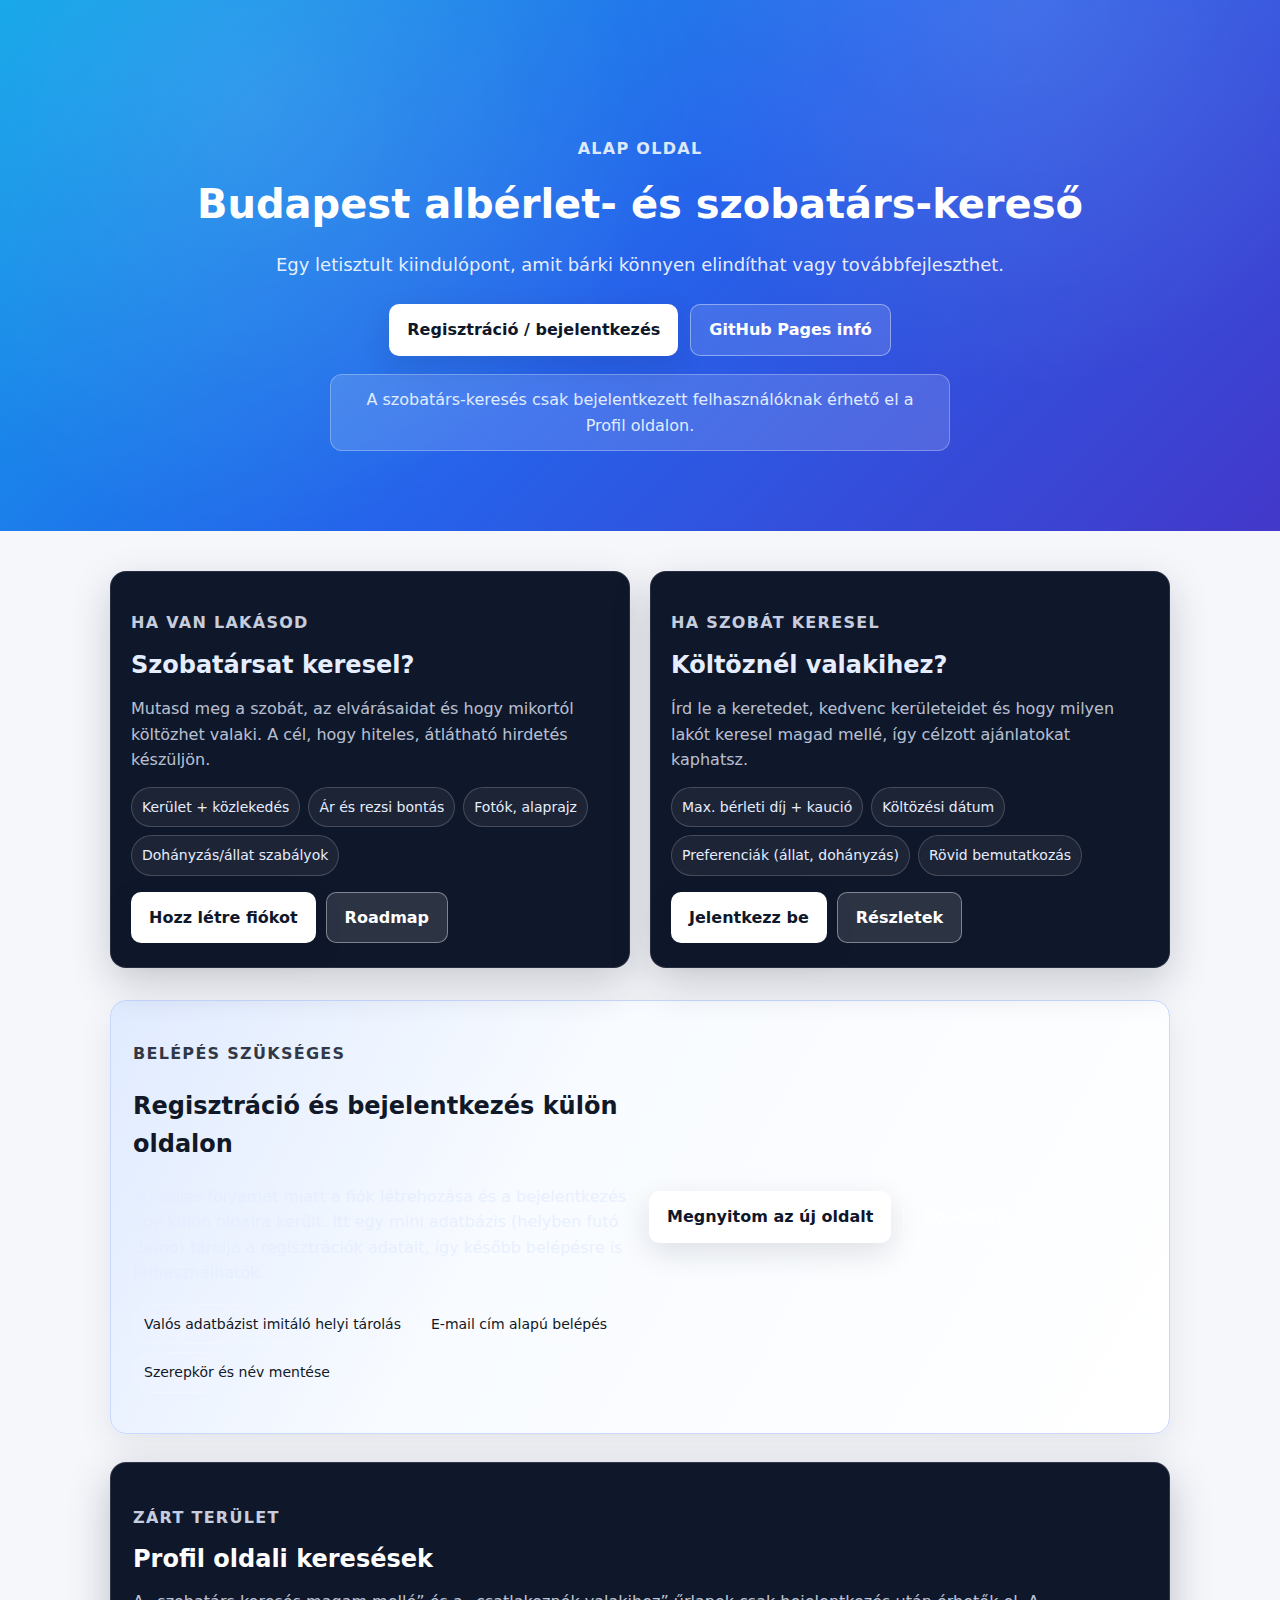
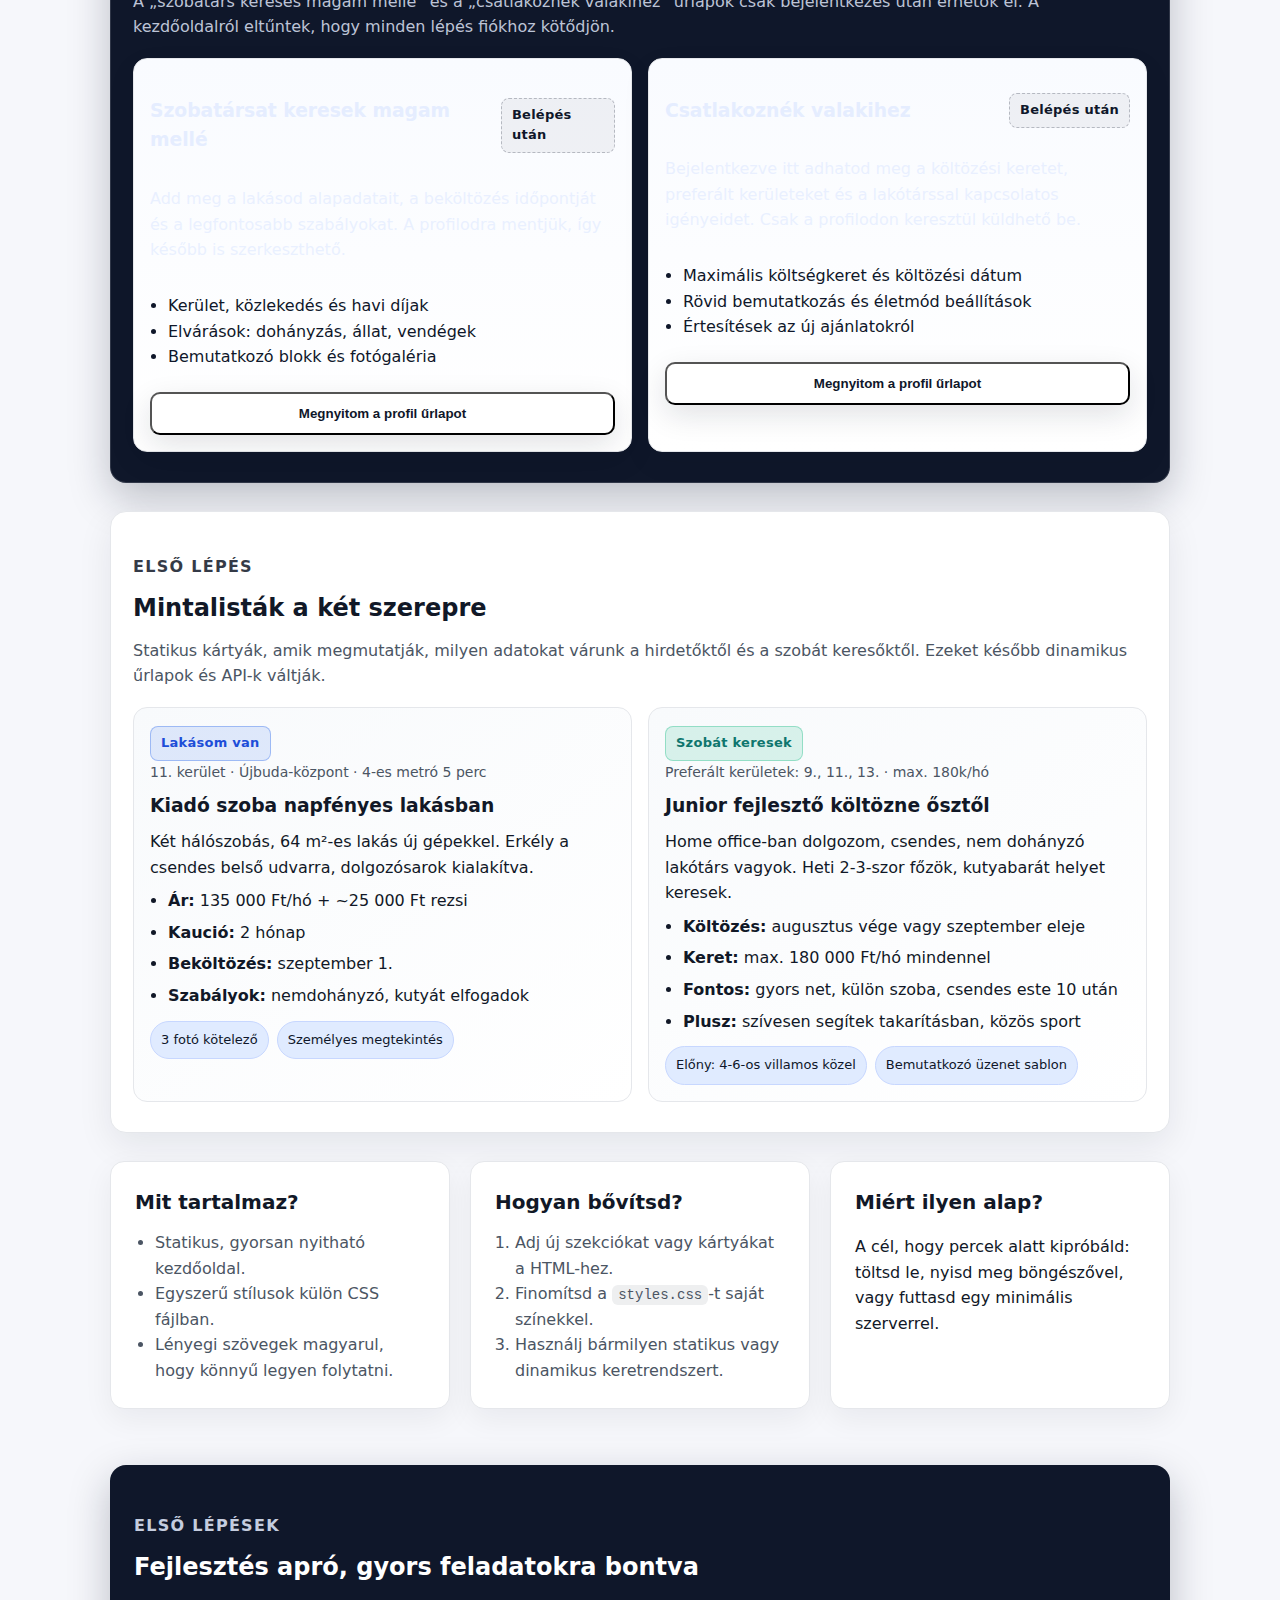
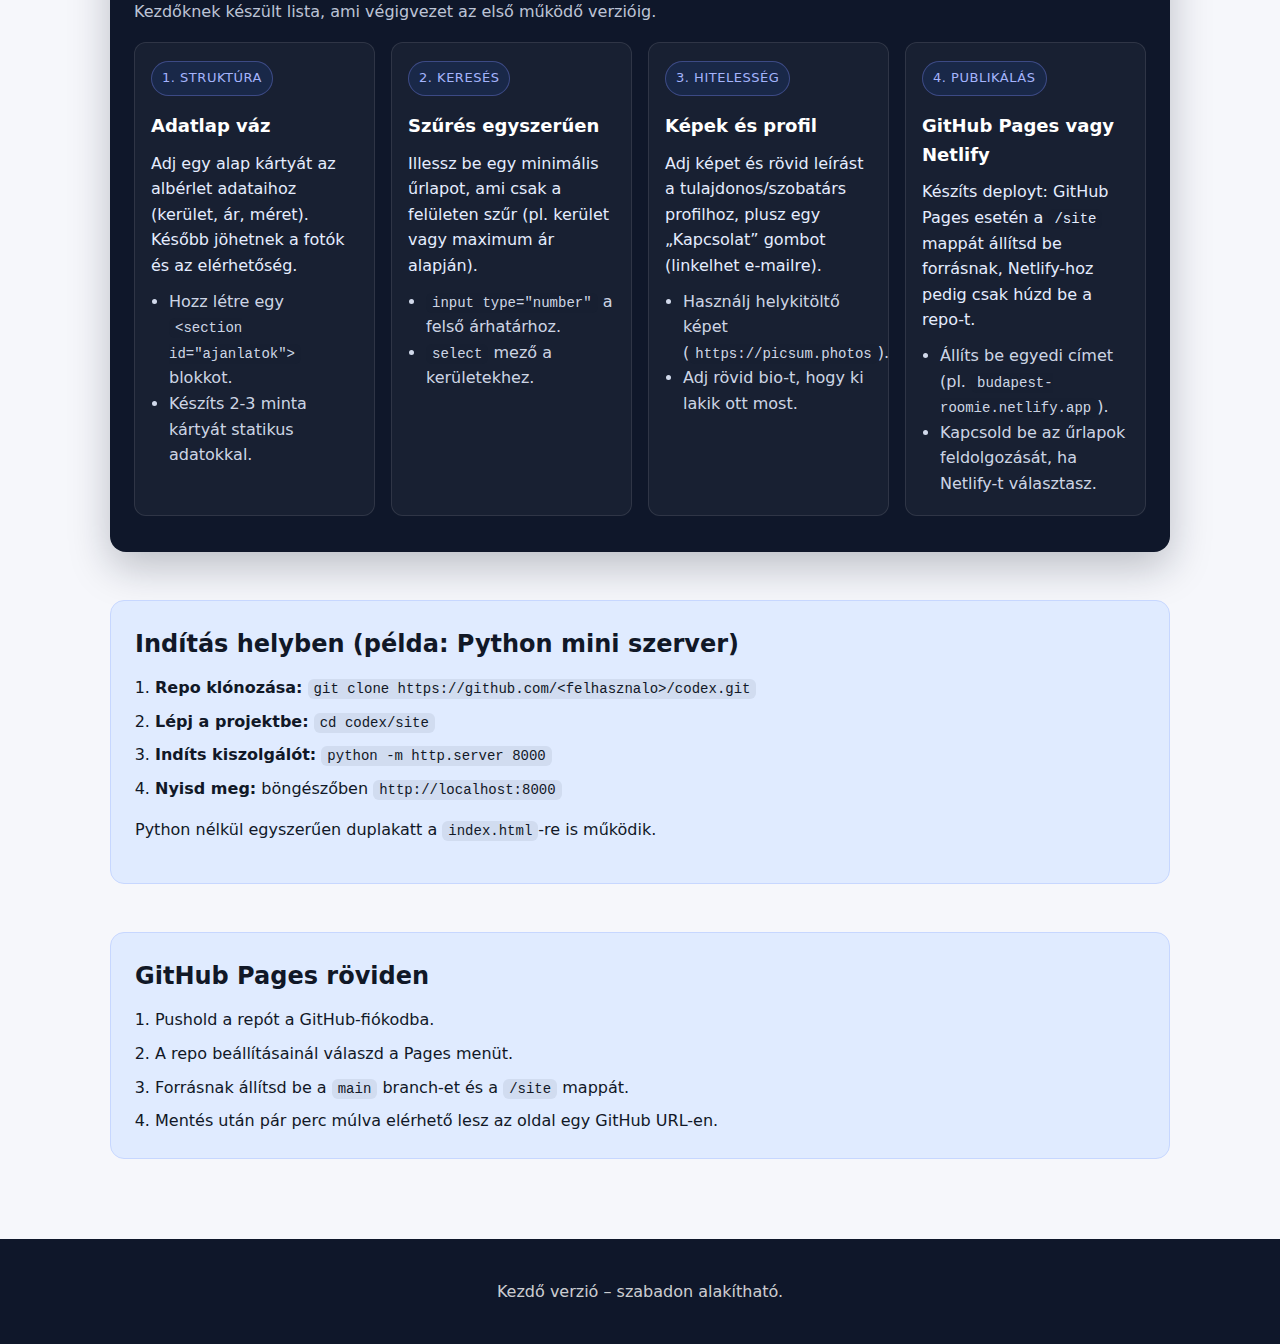
<file: docs/index.html>
<!doctype html>
<html lang="hu">
<head>
  <meta charset="UTF-8">
  <meta name="viewport" content="width=device-width, initial-scale=1.0">
  <title>Budapest albérlet- és szobatárs-kereső | Alap verzió</title>
  <link rel="stylesheet" href="styles.css">
</head>
<body>
  <header class="hero">
    <div class="hero__overlay"></div>
    <div class="hero__content">
      <p class="eyebrow">Alap oldal</p>
      <h1>Budapest albérlet- és szobatárs-kereső</h1>
      <p class="lead">Egy letisztult kiindulópont, amit bárki könnyen elindíthat vagy továbbfejleszthet.</p>
      <div class="cta">
        <a class="button" href="auth.html">Regisztráció / bejelentkezés</a>
        <a class="button button--ghost" href="https://github.com/" target="_blank" rel="noreferrer">GitHub Pages infó</a>
      </div>
      <p class="hero__note">A szobatárs-keresés csak bejelentkezett felhasználóknak érhető el a Profil oldalon.</p>
    </div>
  </header>

  <main class="container">
    <section class="personas" id="szerepek">
      <article class="persona-card">
        <p class="eyebrow">Ha van lakásod</p>
        <h2>Szobatársat keresel?</h2>
        <p class="muted">Mutasd meg a szobát, az elvárásaidat és hogy mikortól költözhet valaki. A cél, hogy hiteles, átlátható hirdetés készüljön.</p>
        <ul class="pill-list">
          <li>Kerület + közlekedés</li>
          <li>Ár és rezsi bontás</li>
          <li>Fotók, alaprajz</li>
          <li>Dohányzás/állat szabályok</li>
        </ul>
        <div class="persona-actions">
          <a class="button" href="auth.html">Hozz létre fiókot</a>
          <a class="button button--ghost" href="docs/roadmap.md">Roadmap</a>
        </div>
      </article>

      <article class="persona-card">
        <p class="eyebrow">Ha szobát keresel</p>
        <h2>Költöznél valakihez?</h2>
        <p class="muted">Írd le a keretedet, kedvenc kerületeidet és hogy milyen lakót keresel magad mellé, így célzott ajánlatokat kaphatsz.</p>
        <ul class="pill-list">
          <li>Max. bérleti díj + kaució</li>
          <li>Költözési dátum</li>
          <li>Preferenciák (állat, dohányzás)</li>
          <li>Rövid bemutatkozás</li>
        </ul>
        <div class="persona-actions">
          <a class="button" href="auth.html">Jelentkezz be</a>
          <a class="button button--ghost" href="docs/budapest-roommate-finder.md">Részletek</a>
        </div>
      </article>
    </section>

    <section id="fiok" class="auth-callout">
      <div class="auth-callout__inner">
        <div>
          <p class="eyebrow">Belépés szükséges</p>
          <h2>Regisztráció és bejelentkezés külön oldalon</h2>
          <p class="muted">A hiteles folyamat miatt a fiók létrehozása és a bejelentkezés egy külön oldalra került. Itt egy mini adatbázis (helyben futó demo) tárolja a regisztrációk adatait, így később belépésre is felhasználhatók.</p>
          <ul class="pill-list">
            <li>Valós adatbázist imitáló helyi tárolás</li>
            <li>E-mail cím alapú belépés</li>
            <li>Szerepkör és név mentése</li>
          </ul>
        </div>
        <div class="auth-callout__actions">
          <a class="button" href="auth.html">Megnyitom az új oldalt</a>
          <a class="button button--ghost" href="roadmap.md">Roadmap</a>
        </div>
      </div>
    </section>

    <section id="profil" class="profile">
      <div class="profile__header">
        <p class="eyebrow">Zárt terület</p>
        <h2>Profil oldali keresések</h2>
        <p class="muted">A „szobatárs keresés magam mellé” és a „csatlakoznék valakihez” űrlapok csak bejelentkezés után érhetők el. A kezdőoldalról eltűntek, hogy minden lépés fiókhoz kötődjön.</p>
      </div>
      <div class="profile__grid">
        <article class="panel panel--soft">
          <div class="panel__header">
            <h3>Szobatársat keresek magam mellé</h3>
            <span class="badge badge--locked">Belépés után</span>
          </div>
          <p class="muted">Add meg a lakásod alapadatait, a beköltözés időpontját és a legfontosabb szabályokat. A profilodra mentjük, így később is szerkeszthető.</p>
          <ul class="profile__list">
            <li>Kerület, közlekedés és havi díjak</li>
            <li>Elvárások: dohányzás, állat, vendégek</li>
            <li>Bemutatkozó blokk és fotógaléria</li>
          </ul>
          <button class="button" type="button">Megnyitom a profil űrlapot</button>
        </article>

        <article class="panel panel--soft">
          <div class="panel__header">
            <h3>Csatlakoznék valakihez</h3>
            <span class="badge badge--locked">Belépés után</span>
          </div>
          <p class="muted">Bejelentkezve itt adhatod meg a költözési keretet, preferált kerületeket és a lakótárssal kapcsolatos igényeidet. Csak a profilodon keresztül küldhető be.</p>
          <ul class="profile__list">
            <li>Maximális költségkeret és költözési dátum</li>
            <li>Rövid bemutatkozás és életmód beállítások</li>
            <li>Értesítések az új ajánlatokról</li>
          </ul>
          <button class="button" type="button">Megnyitom a profil űrlapot</button>
        </article>
      </div>
    </section>

    <section id="ajanlatok" class="listings" aria-labelledby="ajanlatok-title">
      <div class="listings__header">
        <p class="eyebrow">Első lépés</p>
        <h2 id="ajanlatok-title">Mintalisták a két szerepre</h2>
        <p class="muted">Statikus kártyák, amik megmutatják, milyen adatokat várunk a hirdetőktől és a szobát keresőktől. Ezeket később dinamikus űrlapok és API-k váltják.</p>
      </div>

      <div class="listings__grid">
        <article class="listing-card">
          <div class="listing-card__top">
            <span class="badge badge--owner">Lakásom van</span>
            <p class="meta">11. kerület · Újbuda-központ · 4-es metró 5 perc</p>
            <h3>Kiadó szoba napfényes lakásban</h3>
            <p>Két hálószobás, 64 m²-es lakás új gépekkel. Erkély a csendes belső udvarra, dolgozósarok kialakítva.</p>
          </div>
          <ul class="listing-card__details">
            <li><strong>Ár:</strong> 135 000 Ft/hó + ~25 000 Ft rezsi</li>
            <li><strong>Kaució:</strong> 2 hónap</li>
            <li><strong>Beköltözés:</strong> szeptember 1.</li>
            <li><strong>Szabályok:</strong> nemdohányzó, kutyát elfogadok</li>
          </ul>
          <div class="listing-card__footer">
            <span class="pill">3 fotó kötelező</span>
            <span class="pill">Személyes megtekintés</span>
          </div>
        </article>

        <article class="listing-card">
          <div class="listing-card__top">
            <span class="badge badge--seeker">Szobát keresek</span>
            <p class="meta">Preferált kerületek: 9., 11., 13. · max. 180k/hó</p>
            <h3>Junior fejlesztő költözne ősztől</h3>
            <p>Home office-ban dolgozom, csendes, nem dohányzó lakótárs vagyok. Heti 2-3-szor főzök, kutyabarát helyet keresek.</p>
          </div>
          <ul class="listing-card__details">
            <li><strong>Költözés:</strong> augusztus vége vagy szeptember eleje</li>
            <li><strong>Keret:</strong> max. 180 000 Ft/hó mindennel</li>
            <li><strong>Fontos:</strong> gyors net, külön szoba, csendes este 10 után</li>
            <li><strong>Plusz:</strong> szívesen segítek takarításban, közös sport</li>
          </ul>
          <div class="listing-card__footer">
            <span class="pill">Előny: 4-6-os villamos közel</span>
            <span class="pill">Bemutatkozó üzenet sablon</span>
          </div>
        </article>
      </div>
    </section>

    <section class="card-grid">
      <article class="card">
        <h2>Mit tartalmaz?</h2>
        <ul>
          <li>Statikus, gyorsan nyitható kezdőoldal.</li>
          <li>Egyszerű stílusok külön CSS fájlban.</li>
          <li>Lényegi szövegek magyarul, hogy könnyű legyen folytatni.</li>
        </ul>
      </article>
      <article class="card">
        <h2>Hogyan bővítsd?</h2>
        <ol>
          <li>Adj új szekciókat vagy kártyákat a HTML-hez.</li>
          <li>Finomítsd a <code>styles.css</code>-t saját színekkel.</li>
          <li>Használj bármilyen statikus vagy dinamikus keretrendszert.</li>
        </ol>
      </article>
      <article class="card">
        <h2>Miért ilyen alap?</h2>
        <p>A cél, hogy percek alatt kipróbáld: töltsd le, nyisd meg böngészővel, vagy futtasd egy minimális szerverrel.</p>
      </article>
    </section>

    <section class="tasks" aria-labelledby="tasks-title">
      <div class="tasks__header">
        <p class="eyebrow">Első lépések</p>
        <h2 id="tasks-title">Fejlesztés apró, gyors feladatokra bontva</h2>
        <p class="muted">Kezdőknek készült lista, ami végigvezet az első működő verzióig.</p>
      </div>
      <div class="tasks__grid">
        <article class="task">
          <p class="task__label">1. struktúra</p>
          <h3>Adatlap váz</h3>
          <p>Adj egy alap kártyát az albérlet adataihoz (kerület, ár, méret). Később jöhetnek a fotók és az elérhetőség.</p>
          <ul>
            <li>Hozz létre egy <code>&lt;section id="ajanlatok"&gt;</code> blokkot.</li>
            <li>Készíts 2-3 minta kártyát statikus adatokkal.</li>
          </ul>
        </article>
        <article class="task">
          <p class="task__label">2. keresés</p>
          <h3>Szűrés egyszerűen</h3>
          <p>Illessz be egy minimális űrlapot, ami csak a felületen szűr (pl. kerület vagy maximum ár alapján).</p>
          <ul>
            <li><code>input type="number"</code> a felső árhatárhoz.</li>
            <li><code>select</code> mező a kerületekhez.</li>
          </ul>
        </article>
        <article class="task">
          <p class="task__label">3. hitelesség</p>
          <h3>Képek és profil</h3>
          <p>Adj képet és rövid leírást a tulajdonos/szobatárs profilhoz, plusz egy „Kapcsolat” gombot (linkelhet e-mailre).</p>
          <ul>
            <li>Használj helykitöltő képet (<code>https://picsum.photos</code>).</li>
            <li>Adj rövid bio-t, hogy ki lakik ott most.</li>
          </ul>
        </article>
        <article class="task">
          <p class="task__label">4. publikálás</p>
          <h3>GitHub Pages vagy Netlify</h3>
          <p>Készíts deployt: GitHub Pages esetén a <code>/site</code> mappát állítsd be forrásnak, Netlify-hoz pedig csak húzd be a repo-t.</p>
          <ul>
            <li>Állíts be egyedi címet (pl. <code>budapest-roomie.netlify.app</code>).</li>
            <li>Kapcsold be az űrlapok feldolgozását, ha Netlify-t választasz.</li>
          </ul>
        </article>
      </div>
    </section>

    <section id="inditas" class="steps">
      <h2>Indítás helyben (példa: Python mini szerver)</h2>
      <ol>
        <li><strong>Repo klónozása:</strong> <code>git clone https://github.com/&lt;felhasznalo&gt;/codex.git</code></li>
        <li><strong>Lépj a projektbe:</strong> <code>cd codex/site</code></li>
        <li><strong>Indíts kiszolgálót:</strong> <code>python -m http.server 8000</code></li>
        <li><strong>Nyisd meg:</strong> böngészőben <code>http://localhost:8000</code></li>
      </ol>
      <p>Python nélkül egyszerűen duplakatt a <code>index.html</code>-re is működik.</p>
    </section>

    <section class="steps">
      <h2>GitHub Pages röviden</h2>
      <ol>
        <li>Pushold a repót a GitHub-fiókodba.</li>
        <li>A repo beállításainál válaszd a Pages menüt.</li>
        <li>Forrásnak állítsd be a <code>main</code> branch-et és a <code>/site</code> mappát.</li>
        <li>Mentés után pár perc múlva elérhető lesz az oldal egy GitHub URL-en.</li>
      </ol>
    </section>
  </main>

  <footer class="footer">
    <p>Kezdő verzió – szabadon alakítható.</p>
  </footer>
</body>
</html>
</file>
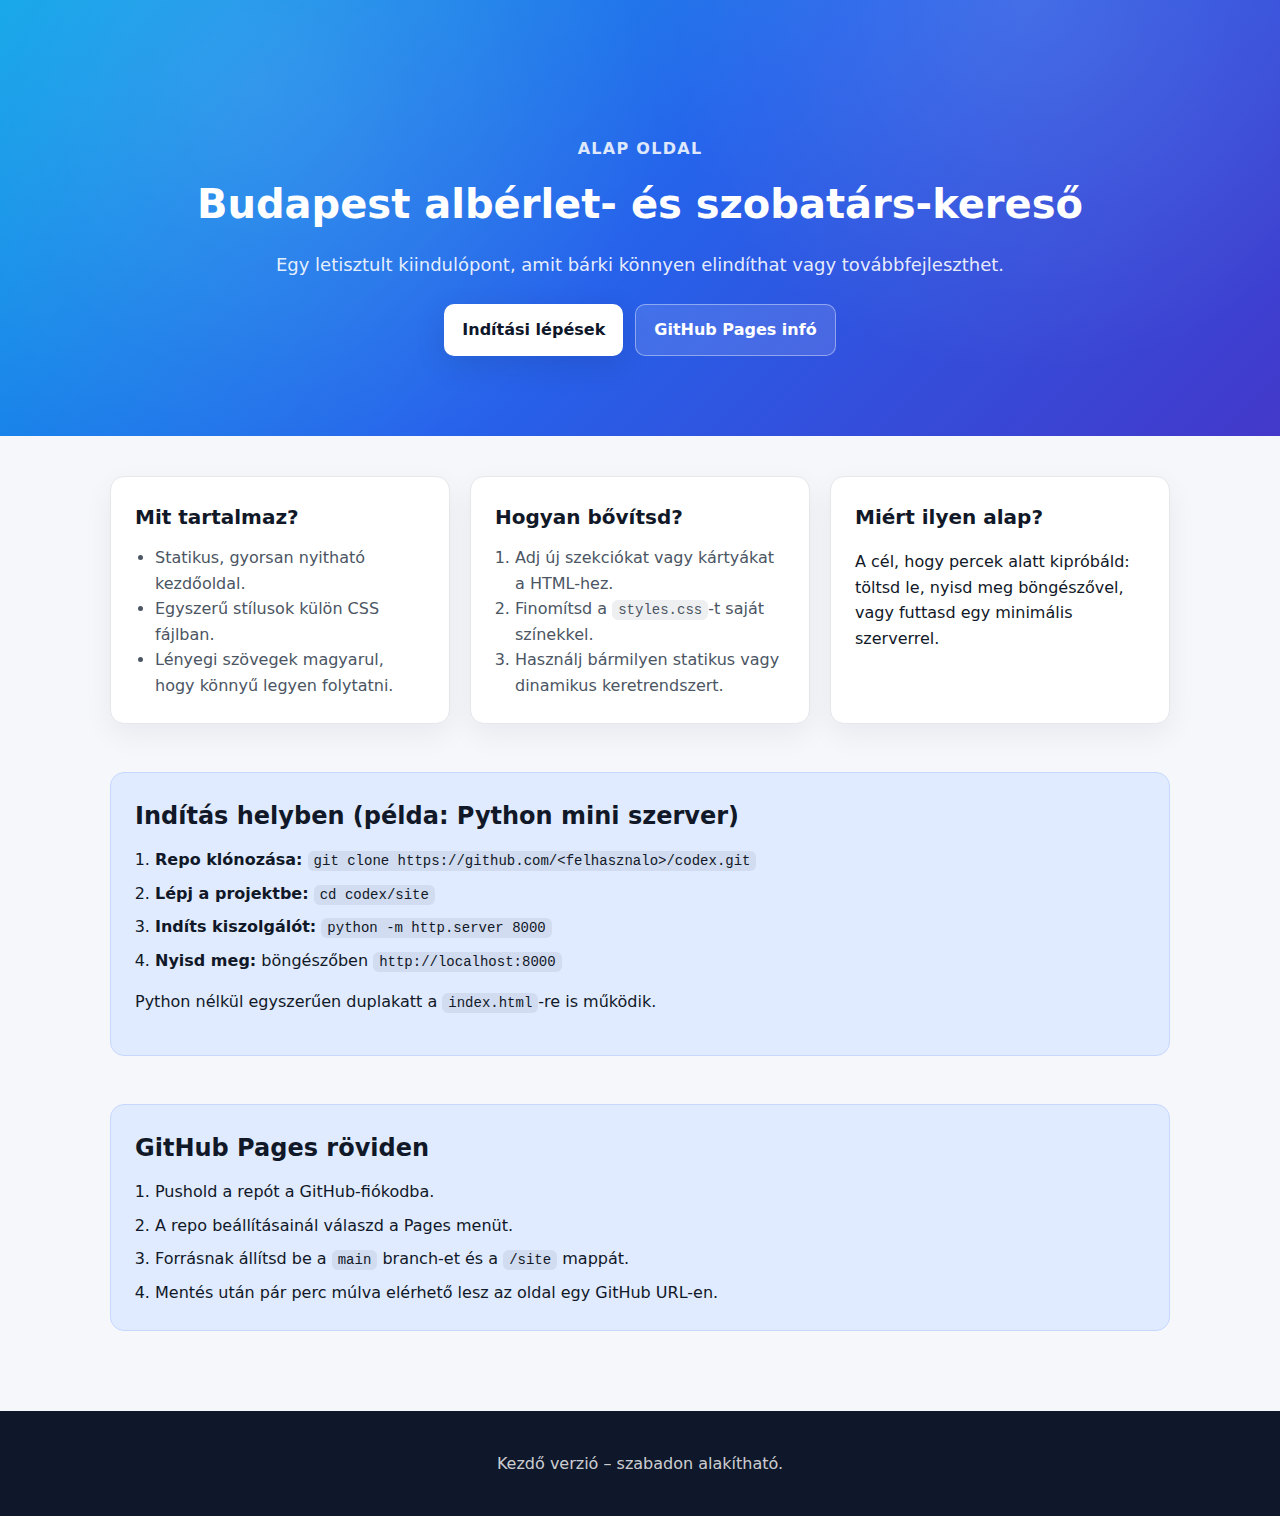
<file: site/index.html>
<!doctype html>
<html lang="hu">
<head>
  <meta charset="UTF-8">
  <meta name="viewport" content="width=device-width, initial-scale=1.0">
  <title>Budapest albérlet- és szobatárs-kereső | Alap verzió</title>
  <link rel="stylesheet" href="styles.css">
</head>
<body>
  <header class="hero">
    <div class="hero__overlay"></div>
    <div class="hero__content">
      <p class="eyebrow">Alap oldal</p>
      <h1>Budapest albérlet- és szobatárs-kereső</h1>
      <p class="lead">Egy letisztult kiindulópont, amit bárki könnyen elindíthat vagy továbbfejleszthet.</p>
      <div class="cta">
        <a class="button" href="#inditas">Indítási lépések</a>
        <a class="button button--ghost" href="https://github.com/" target="_blank" rel="noreferrer">GitHub Pages infó</a>
      </div>
    </div>
  </header>

  <main class="container">
    <section class="card-grid">
      <article class="card">
        <h2>Mit tartalmaz?</h2>
        <ul>
          <li>Statikus, gyorsan nyitható kezdőoldal.</li>
          <li>Egyszerű stílusok külön CSS fájlban.</li>
          <li>Lényegi szövegek magyarul, hogy könnyű legyen folytatni.</li>
        </ul>
      </article>
      <article class="card">
        <h2>Hogyan bővítsd?</h2>
        <ol>
          <li>Adj új szekciókat vagy kártyákat a HTML-hez.</li>
          <li>Finomítsd a <code>styles.css</code>-t saját színekkel.</li>
          <li>Használj bármilyen statikus vagy dinamikus keretrendszert.</li>
        </ol>
      </article>
      <article class="card">
        <h2>Miért ilyen alap?</h2>
        <p>A cél, hogy percek alatt kipróbáld: töltsd le, nyisd meg böngészővel, vagy futtasd egy minimális szerverrel.</p>
      </article>
    </section>

    <section id="inditas" class="steps">
      <h2>Indítás helyben (példa: Python mini szerver)</h2>
      <ol>
        <li><strong>Repo klónozása:</strong> <code>git clone https://github.com/&lt;felhasznalo&gt;/codex.git</code></li>
        <li><strong>Lépj a projektbe:</strong> <code>cd codex/site</code></li>
        <li><strong>Indíts kiszolgálót:</strong> <code>python -m http.server 8000</code></li>
        <li><strong>Nyisd meg:</strong> böngészőben <code>http://localhost:8000</code></li>
      </ol>
      <p>Python nélkül egyszerűen duplakatt a <code>index.html</code>-re is működik.</p>
    </section>

    <section class="steps">
      <h2>GitHub Pages röviden</h2>
      <ol>
        <li>Pushold a repót a GitHub-fiókodba.</li>
        <li>A repo beállításainál válaszd a Pages menüt.</li>
        <li>Forrásnak állítsd be a <code>main</code> branch-et és a <code>/site</code> mappát.</li>
        <li>Mentés után pár perc múlva elérhető lesz az oldal egy GitHub URL-en.</li>
      </ol>
    </section>
  </main>

  <footer class="footer">
    <p>Kezdő verzió – szabadon alakítható.</p>
  </footer>
</body>
</html>
</file>
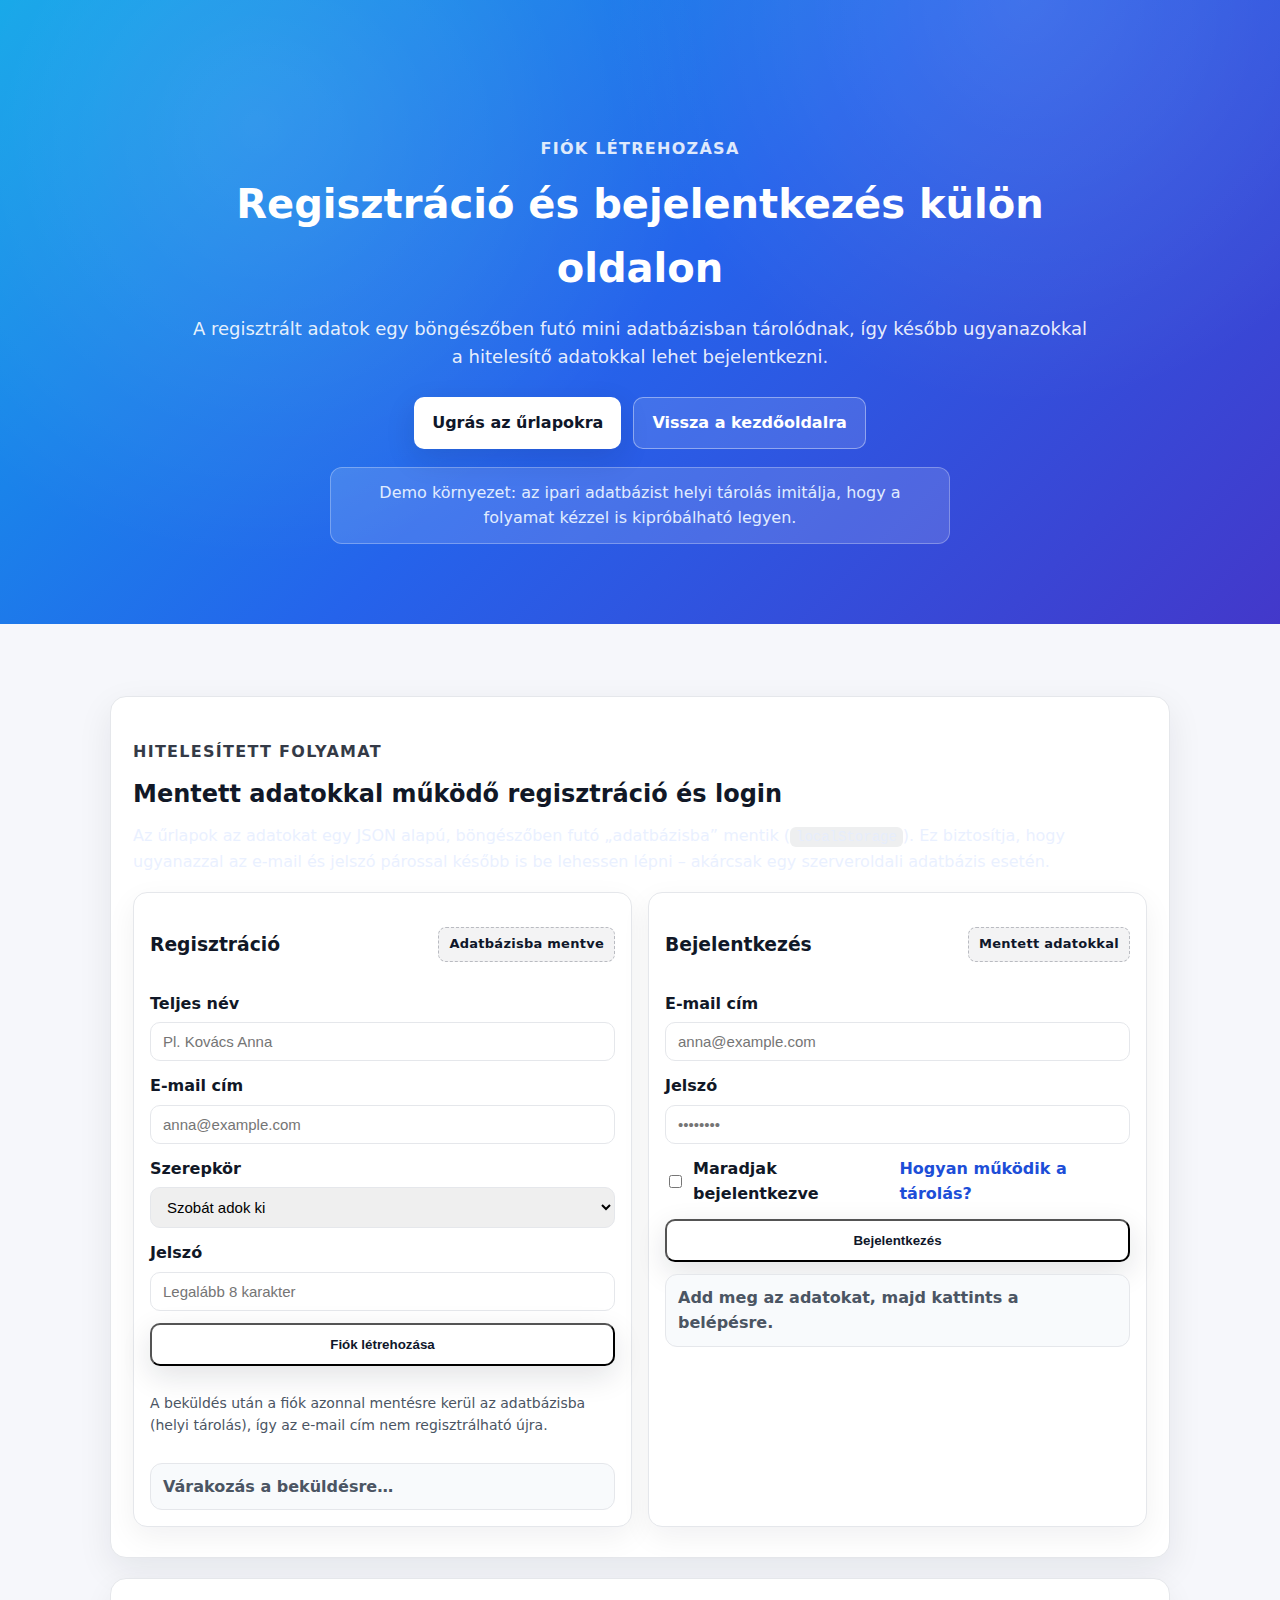
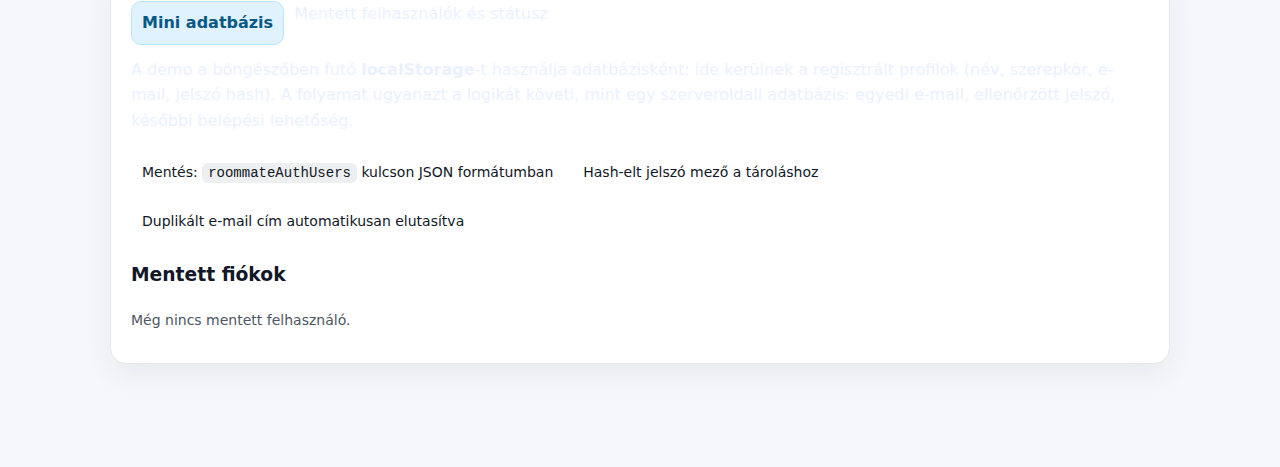
<file: docs/auth.html>
<!doctype html>
<html lang="hu">
<head>
  <meta charset="UTF-8">
  <meta name="viewport" content="width=device-width, initial-scale=1.0">
  <title>Regisztráció és bejelentkezés | Budapest albérlet- és szobatárs-kereső</title>
  <link rel="stylesheet" href="styles.css">
</head>
<body>
  <header class="hero">
    <div class="hero__overlay"></div>
    <div class="hero__content">
      <p class="eyebrow">Fiók létrehozása</p>
      <h1>Regisztráció és bejelentkezés külön oldalon</h1>
      <p class="lead">A regisztrált adatok egy böngészőben futó mini adatbázisban tárolódnak, így később ugyanazokkal a hitelesítő adatokkal lehet bejelentkezni.</p>
      <div class="cta">
        <a class="button" href="#auth-forms">Ugrás az űrlapokra</a>
        <a class="button button--ghost" href="index.html">Vissza a kezdőoldalra</a>
      </div>
      <p class="hero__note">Demo környezet: az ipari adatbázist helyi tárolás imitálja, hogy a folyamat kézzel is kipróbálható legyen.</p>
    </div>
  </header>

  <main class="container">
    <section id="auth-forms" class="auth auth-page__grid">
      <div class="auth__header">
        <p class="eyebrow">Hitelesített folyamat</p>
        <h2>Mentett adatokkal működő regisztráció és login</h2>
        <p class="muted">Az űrlapok az adatokat egy JSON alapú, böngészőben futó „adatbázisba” mentik (<code>localStorage</code>). Ez biztosítja, hogy ugyanazzal az e-mail és jelszó párossal később is be lehessen lépni – akárcsak egy szerveroldali adatbázis esetén.</p>
      </div>
      <div class="auth__grid">
        <form class="panel" id="register-form" aria-labelledby="regisztracio-title">
          <div class="panel__header">
            <h3 id="regisztracio-title">Regisztráció</h3>
            <span class="badge badge--locked">Adatbázisba mentve</span>
          </div>
          <label class="field">
            <span>Teljes név</span>
            <input type="text" name="nev" placeholder="Pl. Kovács Anna" required>
          </label>
          <label class="field">
            <span>E-mail cím</span>
            <input type="email" name="email" placeholder="anna@example.com" required>
          </label>
          <label class="field">
            <span>Szerepkör</span>
            <select name="szerep">
              <option>Szobát adok ki</option>
              <option>Szobát keresek valakihez csatlakozva</option>
              <option>Szeretnék szobatársat magam mellé</option>
            </select>
          </label>
          <label class="field">
            <span>Jelszó</span>
            <input type="password" name="jelszo" placeholder="Legalább 8 karakter" minlength="8" required>
          </label>
          <button class="button" type="submit">Fiók létrehozása</button>
          <p class="muted-small">A beküldés után a fiók azonnal mentésre kerül az adatbázisba (helyi tárolás), így az e-mail cím nem regisztrálható újra.</p>
          <div class="status" id="register-status" role="status" aria-live="polite">Várakozás a beküldésre…</div>
        </form>

        <form class="panel" id="login-form" aria-labelledby="bejelentkezes-title">
          <div class="panel__header">
            <h3 id="bejelentkezes-title">Bejelentkezés</h3>
            <span class="badge badge--locked">Mentett adatokkal</span>
          </div>
          <label class="field">
            <span>E-mail cím</span>
            <input type="email" name="email-login" placeholder="anna@example.com" required>
          </label>
          <label class="field">
            <span>Jelszó</span>
            <input type="password" name="jelszo-login" placeholder="••••••••" minlength="8" required>
          </label>
          <div class="field field--inline">
            <label class="checkbox">
              <input type="checkbox" name="remember">
              <span>Maradjak bejelentkezve</span>
            </label>
            <a class="link" href="#db">Hogyan működik a tárolás?</a>
          </div>
          <button class="button" type="submit">Bejelentkezés</button>
          <div class="status" id="login-status" role="status" aria-live="polite">Add meg az adatokat, majd kattints a belépésre.</div>
        </form>
      </div>
    </section>

    <section id="db" class="db-card">
      <div class="db-card__header">
        <span class="db-badge">Mini adatbázis</span>
        <p class="muted">Mentett felhasználók és státusz</p>
      </div>
      <p class="muted">A demo a böngészőben futó <strong>localStorage</strong>-t használja adatbázisként: ide kerülnek a regisztrált profilok (név, szerepkör, e-mail, jelszó hash). A folyamat ugyanazt a logikát követi, mint egy szerveroldali adatbázis: egyedi e-mail, ellenőrzött jelszó, későbbi belépési lehetőség.</p>
      <ul class="pill-list">
        <li>Mentés: <code>roommateAuthUsers</code> kulcson JSON formátumban</li>
        <li>Hash-elt jelszó mező a tároláshoz</li>
        <li>Duplikált e-mail cím automatikusan elutasítva</li>
      </ul>
      <h3>Mentett fiókok</h3>
      <p id="db-count" class="muted-small">Még nincs mentett felhasználó.</p>
      <ul id="db-preview" class="db-preview" aria-live="polite"></ul>
    </section>
  </main>

  <script>
    const DB_KEY = 'roommateAuthUsers';
    const registerForm = document.getElementById('register-form');
    const loginForm = document.getElementById('login-form');
    const registerStatus = document.getElementById('register-status');
    const loginStatus = document.getElementById('login-status');
    const dbCount = document.getElementById('db-count');
    const dbPreview = document.getElementById('db-preview');

    const encode = (value) => {
      try {
        return btoa(unescape(encodeURIComponent(value)));
      } catch (_) {
        return btoa(value);
      }
    };

    const loadUsers = () => {
      const raw = localStorage.getItem(DB_KEY);
      if (!raw) return [];
      try {
        const parsed = JSON.parse(raw);
        return Array.isArray(parsed) ? parsed : [];
      } catch (err) {
        console.warn('Nem sikerült beolvasni az adatbázist', err);
        return [];
      }
    };

    const saveUsers = (users) => {
      localStorage.setItem(DB_KEY, JSON.stringify(users));
    };

    const setStatus = (element, type, message) => {
      element.textContent = message;
      element.className = `status status--${type}`;
    };

    const renderDbPreview = () => {
      const users = loadUsers();
      dbPreview.innerHTML = '';
      if (users.length === 0) {
        dbCount.textContent = 'Még nincs mentett felhasználó.';
        return;
      }

      dbCount.textContent = `${users.length} fiók található az adatbázisban.`;
      users.slice(-4).reverse().forEach((user) => {
        const item = document.createElement('li');
        const left = document.createElement('div');
        const right = document.createElement('div');
        left.innerHTML = `<strong>${user.name}</strong> · ${user.role}`;
        right.className = 'muted-small';
        right.textContent = `${user.email} · ${new Date(user.createdAt).toLocaleString('hu-HU')}`;
        item.appendChild(left);
        item.appendChild(right);
        dbPreview.appendChild(item);
      });
    };

    registerForm.addEventListener('submit', (event) => {
      event.preventDefault();
      const formData = new FormData(registerForm);
      const name = (formData.get('nev') || '').toString().trim();
      const email = (formData.get('email') || '').toString().toLowerCase().trim();
      const role = (formData.get('szerep') || '').toString();
      const password = (formData.get('jelszo') || '').toString();

      if (password.length < 8) {
        setStatus(registerStatus, 'error', 'A jelszónak legalább 8 karakter hosszúnak kell lennie.');
        return;
      }

      const users = loadUsers();
      const emailExists = users.some((user) => user.email === email);
      if (emailExists) {
        setStatus(registerStatus, 'error', 'Ezzel az e-mail címmel már létezik fiók az adatbázisban.');
        return;
      }

      const newUser = {
        name,
        email,
        role,
        passwordHash: encode(password),
        createdAt: new Date().toISOString(),
      };

      users.push(newUser);
      saveUsers(users);
      setStatus(registerStatus, 'success', 'Sikeres regisztráció! Az adatok mentésre kerültek az adatbázisba.');
      registerForm.reset();
      renderDbPreview();
    });

    loginForm.addEventListener('submit', (event) => {
      event.preventDefault();
      const formData = new FormData(loginForm);
      const email = (formData.get('email-login') || '').toString().toLowerCase().trim();
      const password = (formData.get('jelszo-login') || '').toString();

      const users = loadUsers();
      const user = users.find((entry) => entry.email === email);

      if (!user) {
        setStatus(loginStatus, 'error', 'Nem találtunk fiókot ezzel az e-mail címmel. Regisztrálj először!');
        return;
      }

      if (user.passwordHash !== encode(password)) {
        setStatus(loginStatus, 'error', 'Hibás jelszó. Próbáld újra ugyanazzal az e-mail címmel.');
        return;
      }

      const remember = formData.get('remember');
      const rememberText = remember ? 'Bejelentkezve maradsz ezen az eszközön.' : 'Csak erre a munkamenetre szól a belépés.';
      setStatus(loginStatus, 'success', `Sikeres bejelentkezés, üdv ${user.name}! ${rememberText}`);
    });

    renderDbPreview();
  </script>
</body>
</html>
</file>
<file: docs/styles.css>
:root {
  --bg: #f6f7fb;
  --card: #ffffff;
  --text: #111827;
  --muted: #4b5563;
  --accent: #2563eb;
  --accent-2: #1d4ed8;
  --border: #e5e7eb;
}

* {
  box-sizing: border-box;
}

body {
  margin: 0;
  font-family: "Inter", system-ui, -apple-system, BlinkMacSystemFont, "Segoe UI", sans-serif;
  background: var(--bg);
  color: var(--text);
  line-height: 1.6;
}

.hero {
  position: relative;
  padding: 120px 20px 80px;
  overflow: hidden;
  text-align: center;
  background: linear-gradient(135deg, #0ea5e9, #2563eb, #4338ca);
  color: #ffffff;
}

.hero__overlay {
  position: absolute;
  inset: 0;
  background: radial-gradient(circle at 20% 20%, rgba(255,255,255,0.15), transparent 40%),
              radial-gradient(circle at 80% 0%, rgba(255,255,255,0.15), transparent 35%);
  opacity: 0.8;
}

.hero__content {
  position: relative;
  max-width: 900px;
  margin: 0 auto;
}

.eyebrow {
  text-transform: uppercase;
  letter-spacing: 0.08em;
  font-weight: 700;
  margin-bottom: 10px;
  opacity: 0.85;
}

h1 {
  margin: 0 0 15px;
  font-size: clamp(28px, 5vw, 40px);
}

.lead {
  margin: 0 0 25px;
  font-size: 18px;
  color: rgba(255,255,255,0.9);
}

.hero__note {
  max-width: 620px;
  margin: 18px auto 0;
  background: rgba(255, 255, 255, 0.14);
  border: 1px solid rgba(255, 255, 255, 0.28);
  padding: 12px 14px;
  border-radius: 12px;
  color: #e0ecff;
}

.cta {
  display: flex;
  gap: 12px;
  justify-content: center;
  flex-wrap: wrap;
}

.button {
  display: inline-flex;
  align-items: center;
  justify-content: center;
  padding: 12px 18px;
  background: #ffffff;
  color: #0f172a;
  border-radius: 10px;
  font-weight: 700;
  text-decoration: none;
  transition: transform 120ms ease, box-shadow 120ms ease, background 120ms ease;
  box-shadow: 0 10px 30px rgba(15, 23, 42, 0.12);
}

.button:hover {
  transform: translateY(-1px);
  box-shadow: 0 15px 35px rgba(15, 23, 42, 0.14);
}

.button:active {
  transform: translateY(0);
}

.button--ghost {
  background: rgba(255, 255, 255, 0.12);
  color: #ffffff;
  border: 1px solid rgba(255, 255, 255, 0.4);
  box-shadow: none;
}

.container {
  max-width: 1100px;
  margin: 0 auto;
  padding: 40px 20px 80px;
}

.personas {
  display: grid;
  grid-template-columns: repeat(auto-fit, minmax(280px, 1fr));
  gap: 20px;
  margin-bottom: 28px;
}

.persona-card {
  background: #0f172a;
  color: #e5edff;
  border-radius: 16px;
  padding: 22px 20px 24px;
  border: 1px solid rgba(255, 255, 255, 0.1);
  box-shadow: 0 15px 40px rgba(15, 23, 42, 0.2);
}

.persona-card h2 {
  margin: 8px 0 12px;
}

.persona-card .muted {
  color: rgba(229, 237, 255, 0.8);
  margin-bottom: 14px;
}

.pill-list {
  display: flex;
  flex-wrap: wrap;
  gap: 8px;
  list-style: none;
  padding: 0;
  margin: 0 0 16px;
}

.pill-list li {
  background: rgba(255, 255, 255, 0.06);
  border: 1px solid rgba(255, 255, 255, 0.18);
  padding: 8px 10px;
  border-radius: 999px;
  font-size: 14px;
}

.persona-actions {
  display: flex;
  gap: 10px;
  flex-wrap: wrap;
}

.listings {
  background: var(--card);
  border: 1px solid var(--border);
  border-radius: 16px;
  padding: 26px 22px 30px;
  box-shadow: 0 12px 35px rgba(15, 23, 42, 0.08);
  margin-bottom: 28px;
}

.listings__header h2 {
  margin: 6px 0 10px;
}

.listings__header .muted {
  color: var(--muted);
  margin-bottom: 18px;
}

.listings__grid {
  display: grid;
  gap: 16px;
  grid-template-columns: repeat(auto-fit, minmax(260px, 1fr));
}

.listing-card {
  border: 1px solid var(--border);
  border-radius: 14px;
  padding: 18px 16px 16px;
  background: linear-gradient(145deg, #f8fafc, #ffffff);
}

.listing-card__top h3 {
  margin: 6px 0 8px;
}

.listing-card__top p {
  margin: 0 0 8px;
}

.meta {
  color: var(--muted);
  font-size: 14px;
}

.listing-card__details {
  margin: 0;
  padding-left: 18px;
  color: var(--text);
}

.listing-card__details li {
  margin-bottom: 6px;
}

.listing-card__footer {
  display: flex;
  gap: 8px;
  flex-wrap: wrap;
  margin-top: 12px;
}

.pill {
  display: inline-flex;
  align-items: center;
  padding: 8px 10px;
  border-radius: 999px;
  background: #e0ebff;
  color: #0f172a;
  font-size: 13px;
  border: 1px solid #c7d7ff;
}

.badge {
  display: inline-flex;
  align-items: center;
  padding: 6px 10px;
  border-radius: 8px;
  font-weight: 700;
  font-size: 13px;
  letter-spacing: 0.02em;
}

.badge--owner {
  background: rgba(37, 99, 235, 0.12);
  color: #1d4ed8;
  border: 1px solid rgba(37, 99, 235, 0.35);
}

.badge--seeker {
  background: rgba(16, 185, 129, 0.14);
  color: #0f766e;
  border: 1px solid rgba(16, 185, 129, 0.35);
}

.badge--locked {
  background: rgba(15, 23, 42, 0.05);
  color: #0f172a;
  border: 1px dashed rgba(15, 23, 42, 0.25);
}

.card-grid {
  display: grid;
  gap: 20px;
  grid-template-columns: repeat(auto-fit, minmax(280px, 1fr));
}

.card {
  background: var(--card);
  padding: 24px;
  border-radius: 14px;
  border: 1px solid var(--border);
  box-shadow: 0 10px 30px rgba(15, 23, 42, 0.06);
}

.card h2 {
  margin-top: 0;
  margin-bottom: 12px;
  font-size: 20px;
}

.card ul,
.card ol {
  margin: 0;
  padding-left: 20px;
  color: var(--muted);
}

.tasks {
  margin-top: 56px;
  background: #0f172a;
  color: #e5edff;
  padding: 32px 24px 36px;
  border-radius: 16px;
  box-shadow: 0 15px 40px rgba(15, 23, 42, 0.25);
}

.tasks__header {
  max-width: 700px;
}

.tasks h2 {
  margin: 4px 0 12px;
  color: #ffffff;
}

.muted {
  color: rgba(229, 237, 255, 0.82);
  margin: 0 0 18px;
}

.tasks__grid {
  display: grid;
  gap: 16px;
  grid-template-columns: repeat(auto-fit, minmax(240px, 1fr));
}

.task {
  background: rgba(255, 255, 255, 0.04);
  border: 1px solid rgba(255, 255, 255, 0.1);
  border-radius: 12px;
  padding: 18px 16px;
}

.task h3 {
  margin: 6px 0 10px;
  color: #ffffff;
  font-size: 18px;
}

.task p {
  margin: 0 0 10px;
}

.task ul {
  margin: 0;
  padding-left: 18px;
  color: rgba(229, 237, 255, 0.9);
}

.task__label {
  display: inline-flex;
  align-items: center;
  gap: 8px;
  font-size: 13px;
  letter-spacing: 0.04em;
  text-transform: uppercase;
  color: #a5b4fc;
  background: rgba(37, 99, 235, 0.12);
  border: 1px solid rgba(129, 140, 248, 0.35);
  padding: 6px 10px;
  border-radius: 999px;
  margin: 0;
}

.steps {
  margin-top: 48px;
  background: #e0ebff;
  border: 1px solid #c7d7ff;
  padding: 24px;
  border-radius: 14px;
}

.steps h2 {
  margin-top: 0;
  margin-bottom: 12px;
}

.steps ol {
  margin: 0;
  padding-left: 20px;
}

.steps li + li {
  margin-top: 8px;
}

.footer {
  text-align: center;
  padding: 24px;
  background: #0f172a;
  color: rgba(255, 255, 255, 0.8);
}

code {
  background: rgba(15, 23, 42, 0.07);
  padding: 2px 6px;
  border-radius: 6px;
  font-size: 14px;
}

.auth {
  margin: 32px 0 28px;
  background: var(--card);
  border: 1px solid var(--border);
  border-radius: 16px;
  padding: 26px 22px 30px;
  box-shadow: 0 12px 35px rgba(15, 23, 42, 0.08);
}

.auth__header h2 {
  margin: 8px 0 10px;
}

.auth__grid {
  display: grid;
  gap: 16px;
  grid-template-columns: repeat(auto-fit, minmax(300px, 1fr));
}

.panel {
  border: 1px solid var(--border);
  border-radius: 14px;
  padding: 18px 16px 16px;
  background: #ffffff;
  display: flex;
  flex-direction: column;
  gap: 12px;
  box-shadow: 0 10px 30px rgba(15, 23, 42, 0.06);
}

.panel--soft {
  background: linear-gradient(180deg, #f9fbff, #ffffff);
}

.panel__header {
  display: flex;
  align-items: center;
  justify-content: space-between;
  gap: 12px;
}

.field {
  display: flex;
  flex-direction: column;
  gap: 6px;
  color: var(--text);
}

.field span {
  font-weight: 600;
}

.field input,
.field select {
  padding: 10px 12px;
  border-radius: 10px;
  border: 1px solid var(--border);
  font-size: 15px;
  transition: border-color 120ms ease, box-shadow 120ms ease;
}

.field input:focus,
.field select:focus {
  outline: none;
  border-color: var(--accent);
  box-shadow: 0 0 0 4px rgba(37, 99, 235, 0.15);
}

.field--inline {
  flex-direction: row;
  align-items: center;
  justify-content: space-between;
}

.checkbox {
  display: inline-flex;
  align-items: center;
  gap: 8px;
}

.link {
  color: var(--accent-2);
  font-weight: 600;
  text-decoration: none;
}

.auth-callout {
  margin: 32px 0 28px;
  background: linear-gradient(120deg, #e0ebff 0%, #f8fbff 40%, #ffffff 100%);
  border: 1px solid #c9d8ff;
  border-radius: 16px;
  padding: 24px 22px;
  box-shadow: 0 12px 35px rgba(15, 23, 42, 0.08);
}

.auth-callout__inner {
  display: grid;
  grid-template-columns: repeat(auto-fit, minmax(260px, 1fr));
  gap: 18px;
  align-items: center;
}

.auth-callout__actions {
  display: flex;
  gap: 12px;
  justify-content: flex-start;
  flex-wrap: wrap;
}

.status {
  padding: 10px 12px;
  border-radius: 12px;
  border: 1px solid var(--border);
  background: #f8fafc;
  font-weight: 600;
  color: var(--muted);
}

.status--success {
  border-color: #22c55e;
  background: #ecfdf3;
  color: #166534;
}

.status--error {
  border-color: #fca5a5;
  background: #fef2f2;
  color: #991b1b;
}

.auth-page__grid {
  margin: 32px 0 20px;
}

.db-card {
  background: var(--card);
  border: 1px solid var(--border);
  border-radius: 16px;
  padding: 22px 20px 18px;
  box-shadow: 0 10px 30px rgba(15, 23, 42, 0.06);
  margin-bottom: 24px;
}

.db-card__header {
  display: flex;
  align-items: center;
  gap: 10px;
  margin-bottom: 12px;
}

.db-badge {
  display: inline-flex;
  align-items: center;
  gap: 6px;
  padding: 8px 10px;
  background: #e0f2fe;
  border: 1px solid #bae6fd;
  color: #075985;
  border-radius: 10px;
  font-weight: 700;
}

.db-preview {
  list-style: none;
  padding: 0;
  margin: 0;
  display: grid;
  gap: 10px;
}

.db-preview li {
  padding: 12px;
  border: 1px solid var(--border);
  border-radius: 12px;
  background: #f8fafc;
  display: flex;
  justify-content: space-between;
  gap: 8px;
  flex-wrap: wrap;
}

.muted-small {
  color: var(--muted);
  font-size: 14px;
}

.link:hover {
  text-decoration: underline;
}

.profile {
  margin: 28px 0;
  padding: 26px 22px 30px;
  background: #0f172a;
  color: #e5edff;
  border-radius: 16px;
  border: 1px solid rgba(255, 255, 255, 0.14);
  box-shadow: 0 15px 40px rgba(15, 23, 42, 0.25);
}

.profile__header h2 {
  margin: 6px 0 10px;
  color: #ffffff;
}

.profile__header .muted {
  color: rgba(229, 237, 255, 0.82);
}

.profile__grid {
  display: grid;
  gap: 16px;
  grid-template-columns: repeat(auto-fit, minmax(300px, 1fr));
}

.profile__list {
  margin: 0 0 10px;
  padding-left: 18px;
  color: #0f172a;
}

@media (max-width: 600px) {
  .hero {
    padding: 80px 16px 60px;
  }
  .card,
  .steps {
    padding: 20px;
  }
  .tasks {
    padding: 24px 18px 28px;
  }
}
</file>
<file: site/styles.css>
:root {
  --bg: #f6f7fb;
  --card: #ffffff;
  --text: #111827;
  --muted: #4b5563;
  --accent: #2563eb;
  --accent-2: #1d4ed8;
  --border: #e5e7eb;
}

* {
  box-sizing: border-box;
}

body {
  margin: 0;
  font-family: "Inter", system-ui, -apple-system, BlinkMacSystemFont, "Segoe UI", sans-serif;
  background: var(--bg);
  color: var(--text);
  line-height: 1.6;
}

.hero {
  position: relative;
  padding: 120px 20px 80px;
  overflow: hidden;
  text-align: center;
  background: linear-gradient(135deg, #0ea5e9, #2563eb, #4338ca);
  color: #ffffff;
}

.hero__overlay {
  position: absolute;
  inset: 0;
  background: radial-gradient(circle at 20% 20%, rgba(255,255,255,0.15), transparent 40%),
              radial-gradient(circle at 80% 0%, rgba(255,255,255,0.15), transparent 35%);
  opacity: 0.8;
}

.hero__content {
  position: relative;
  max-width: 900px;
  margin: 0 auto;
}

.eyebrow {
  text-transform: uppercase;
  letter-spacing: 0.08em;
  font-weight: 700;
  margin-bottom: 10px;
  opacity: 0.85;
}

h1 {
  margin: 0 0 15px;
  font-size: clamp(28px, 5vw, 40px);
}

.lead {
  margin: 0 0 25px;
  font-size: 18px;
  color: rgba(255,255,255,0.9);
}

.cta {
  display: flex;
  gap: 12px;
  justify-content: center;
  flex-wrap: wrap;
}

.button {
  display: inline-flex;
  align-items: center;
  justify-content: center;
  padding: 12px 18px;
  background: #ffffff;
  color: #0f172a;
  border-radius: 10px;
  font-weight: 700;
  text-decoration: none;
  transition: transform 120ms ease, box-shadow 120ms ease, background 120ms ease;
  box-shadow: 0 10px 30px rgba(15, 23, 42, 0.12);
}

.button:hover {
  transform: translateY(-1px);
  box-shadow: 0 15px 35px rgba(15, 23, 42, 0.14);
}

.button:active {
  transform: translateY(0);
}

.button--ghost {
  background: rgba(255, 255, 255, 0.12);
  color: #ffffff;
  border: 1px solid rgba(255, 255, 255, 0.4);
  box-shadow: none;
}

.container {
  max-width: 1100px;
  margin: 0 auto;
  padding: 40px 20px 80px;
}

.card-grid {
  display: grid;
  gap: 20px;
  grid-template-columns: repeat(auto-fit, minmax(280px, 1fr));
}

.card {
  background: var(--card);
  padding: 24px;
  border-radius: 14px;
  border: 1px solid var(--border);
  box-shadow: 0 10px 30px rgba(15, 23, 42, 0.06);
}

.card h2 {
  margin-top: 0;
  margin-bottom: 12px;
  font-size: 20px;
}

.card ul,
.card ol {
  margin: 0;
  padding-left: 20px;
  color: var(--muted);
}

.tasks {
  margin-top: 56px;
  background: #0f172a;
  color: #e5edff;
  padding: 32px 24px 36px;
  border-radius: 16px;
  box-shadow: 0 15px 40px rgba(15, 23, 42, 0.25);
}

.tasks__header {
  max-width: 700px;
}

.tasks h2 {
  margin: 4px 0 12px;
  color: #ffffff;
}

.muted {
  color: rgba(229, 237, 255, 0.82);
  margin: 0 0 18px;
}

.tasks__grid {
  display: grid;
  gap: 16px;
  grid-template-columns: repeat(auto-fit, minmax(240px, 1fr));
}

.task {
  background: rgba(255, 255, 255, 0.04);
  border: 1px solid rgba(255, 255, 255, 0.1);
  border-radius: 12px;
  padding: 18px 16px;
}

.task h3 {
  margin: 6px 0 10px;
  color: #ffffff;
  font-size: 18px;
}

.task p {
  margin: 0 0 10px;
}

.task ul {
  margin: 0;
  padding-left: 18px;
  color: rgba(229, 237, 255, 0.9);
}

.task__label {
  display: inline-flex;
  align-items: center;
  gap: 8px;
  font-size: 13px;
  letter-spacing: 0.04em;
  text-transform: uppercase;
  color: #a5b4fc;
  background: rgba(37, 99, 235, 0.12);
  border: 1px solid rgba(129, 140, 248, 0.35);
  padding: 6px 10px;
  border-radius: 999px;
  margin: 0;
}

.steps {
  margin-top: 48px;
  background: #e0ebff;
  border: 1px solid #c7d7ff;
  padding: 24px;
  border-radius: 14px;
}

.steps h2 {
  margin-top: 0;
  margin-bottom: 12px;
}

.steps ol {
  margin: 0;
  padding-left: 20px;
}

.steps li + li {
  margin-top: 8px;
}

.footer {
  text-align: center;
  padding: 24px;
  background: #0f172a;
  color: rgba(255, 255, 255, 0.8);
}

code {
  background: rgba(15, 23, 42, 0.07);
  padding: 2px 6px;
  border-radius: 6px;
  font-size: 14px;
}

@media (max-width: 600px) {
  .hero {
    padding: 80px 16px 60px;
  }
  .card,
  .steps {
    padding: 20px;
  }
  .tasks {
    padding: 24px 18px 28px;
  }
}
</file>
